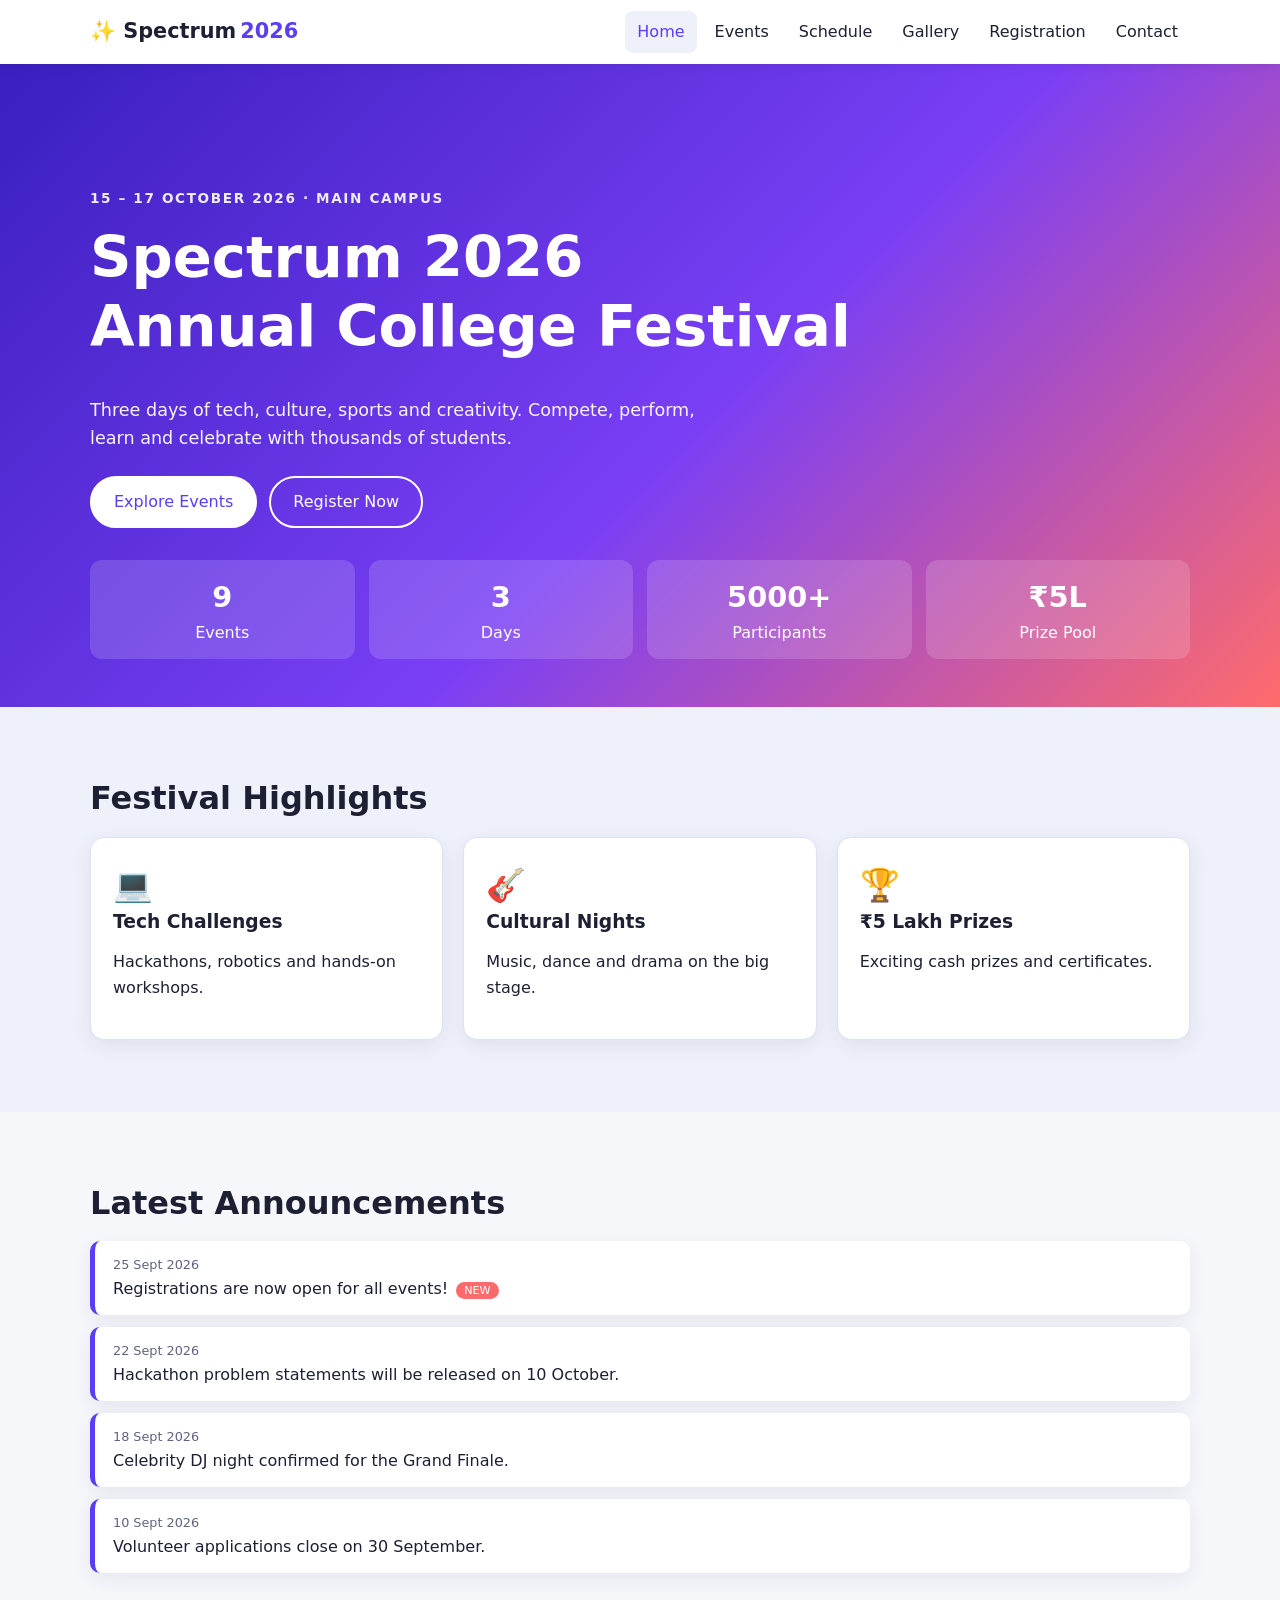
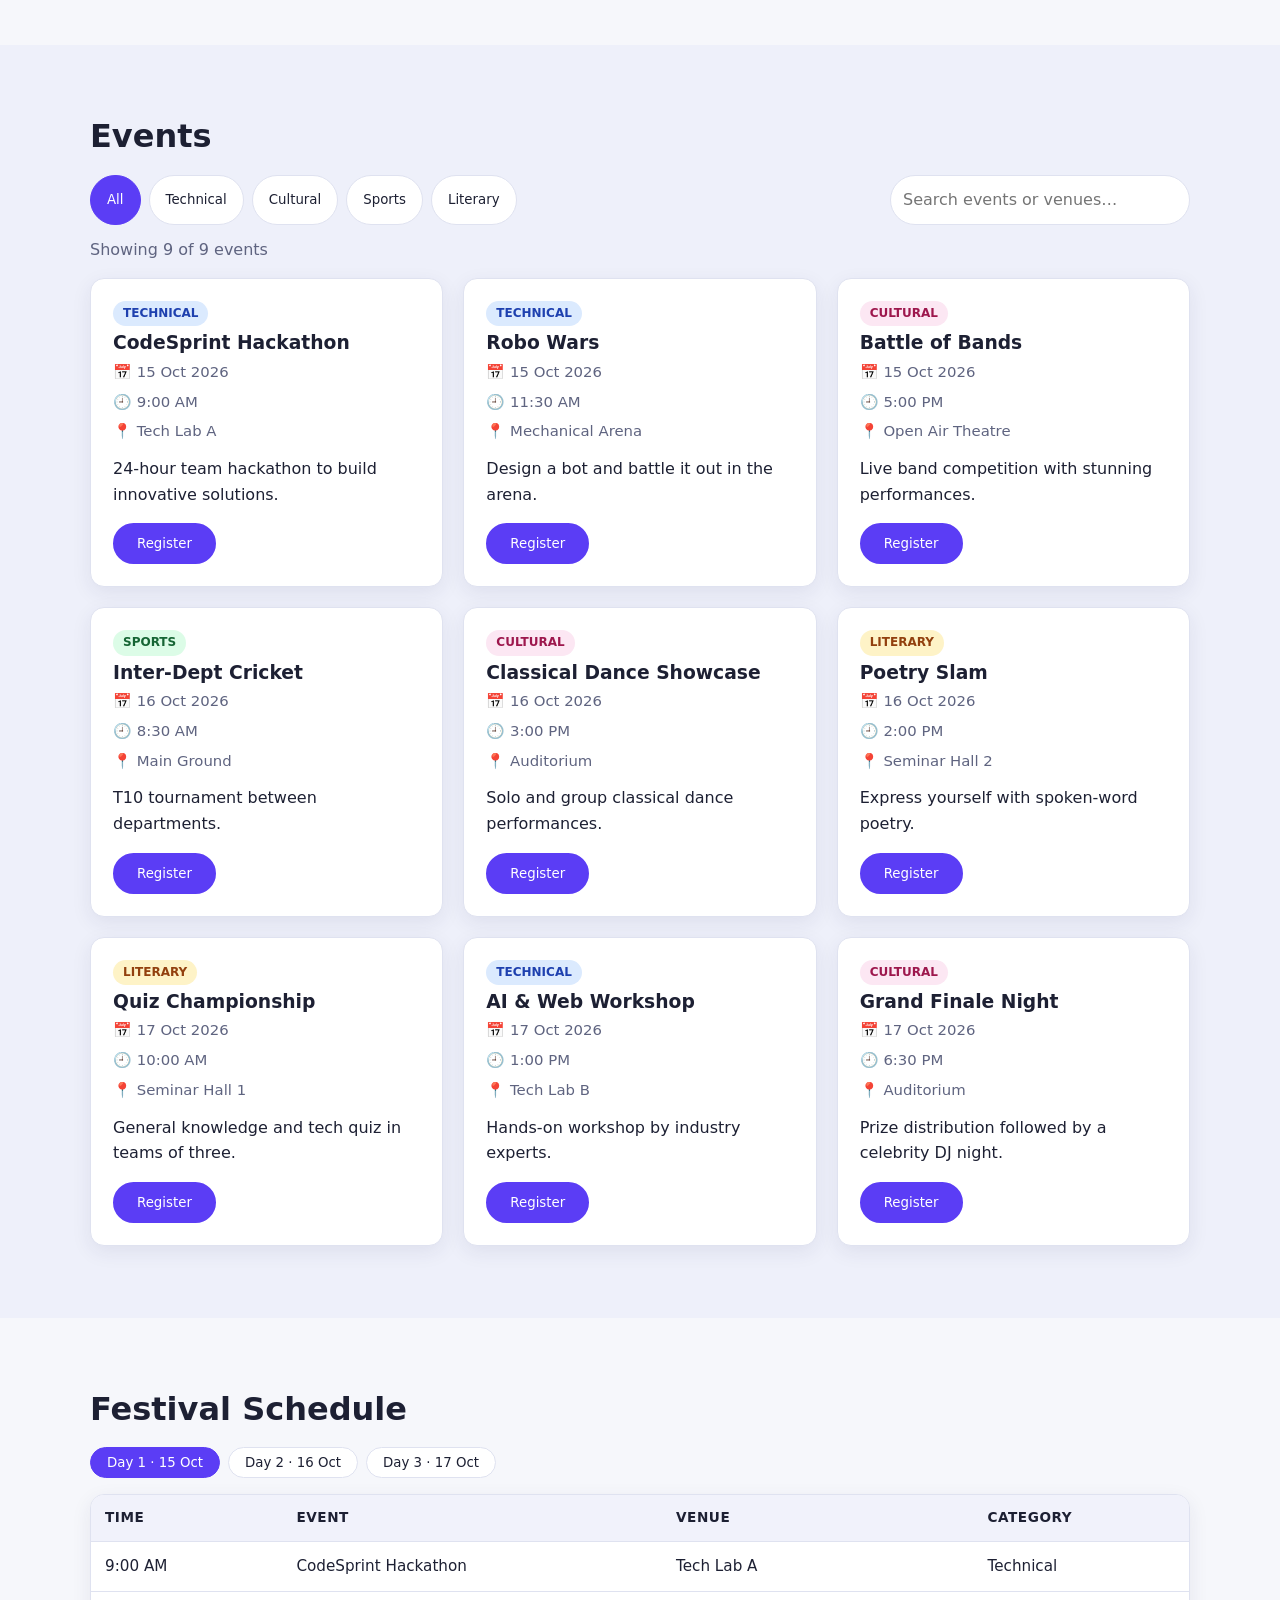
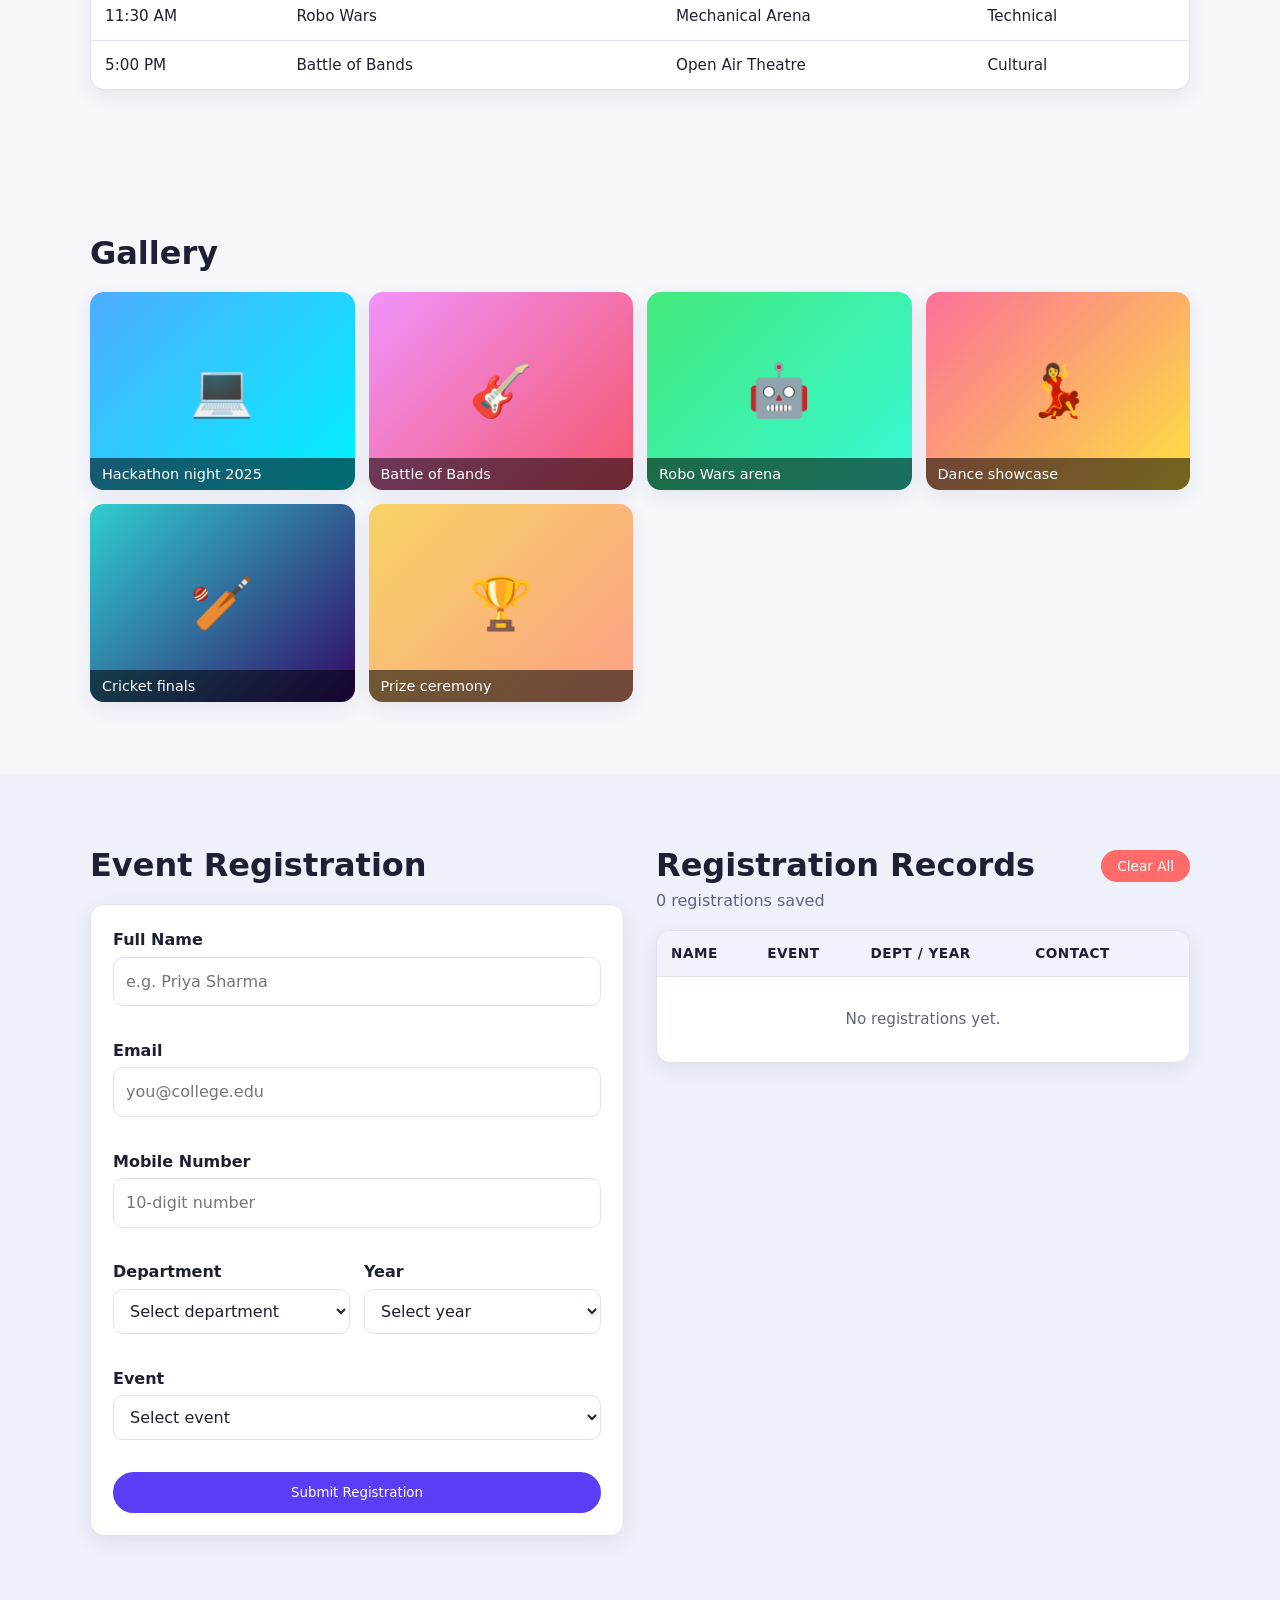
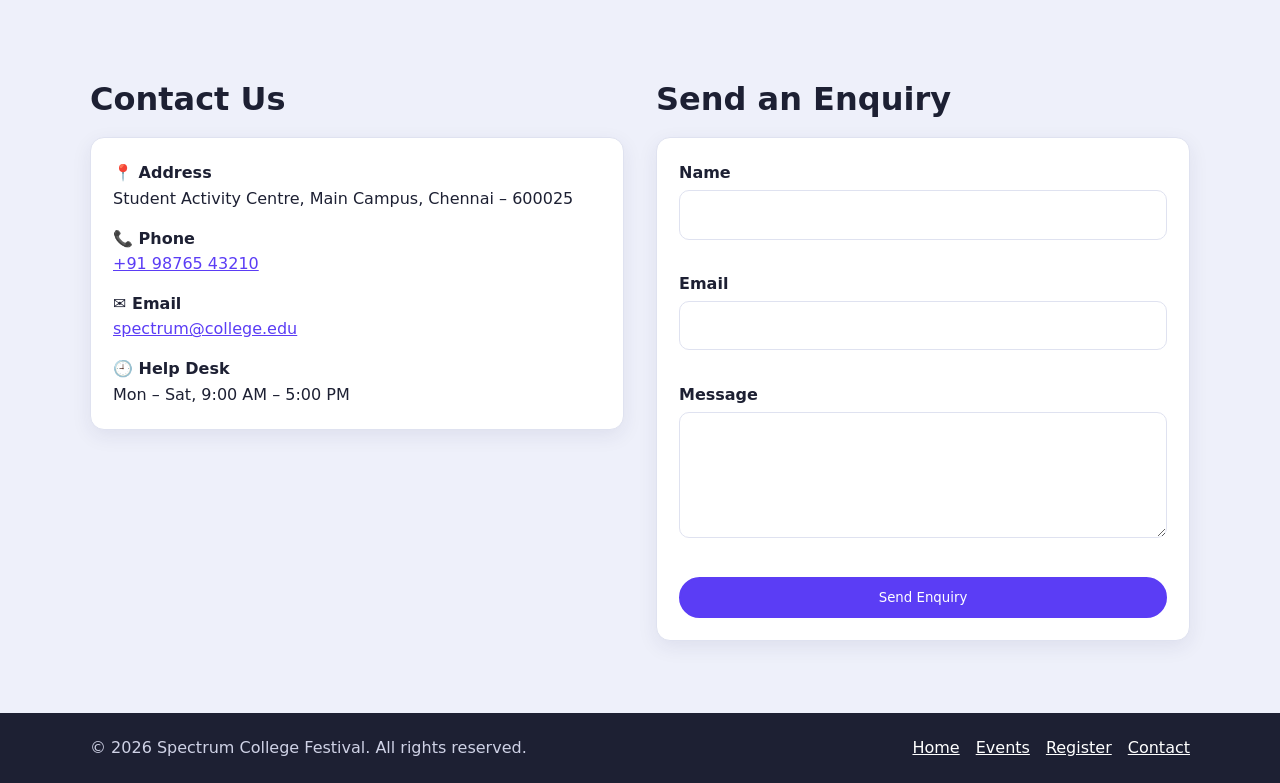
<file: index.html>
<!DOCTYPE html>
<html lang="en">
<head>
<meta charset="UTF-8">
<meta name="viewport" content="width=device-width, initial-scale=1">
<meta name="description" content="Official event portal for Spectrum 2026, the annual college festival.">
<title>Spectrum 2026 | College Event Portal</title>
<link rel="icon" href="data:image/svg+xml,%3Csvg xmlns='http://www.w3.org/2000/svg' viewBox='0 0 100 100'%3E%3Ctext y='.9em' font-size='90'%3E🎉%3C/text%3E%3C/svg%3E">
<style>
:root{--primary:#5b3df5;--primary-d:#4429d1;--accent:#ff6b6b;--bg:#f6f7fb;--alt:#eef0fa;--card:#fff;--text:#1d2033;--muted:#5f6480;--border:#dfe2f0;--ok:#157347;--radius:14px;--shadow:0 6px 20px rgba(40,40,90,.08)}
*,*::before,*::after{box-sizing:border-box}
html{scroll-behavior:smooth;scroll-padding-top:72px}
body{margin:0;min-height:100vh;display:flex;flex-direction:column;font-family:system-ui,-apple-system,"Segoe UI",Roboto,Arial,sans-serif;color:var(--text);background:var(--bg);line-height:1.6;overflow-x:hidden}
main{flex:1}
img,svg{max-width:100%}
a{color:var(--primary)}
h1,h2,h3{line-height:1.2;margin:0 0 .6em}
h2{font-size:clamp(1.5rem,3vw,2rem)}
.container{width:100%;max-width:1140px;margin:0 auto;padding:0 20px}
.sr{position:absolute;width:1px;height:1px;overflow:hidden;clip:rect(0 0 0 0);white-space:nowrap}
.skip{position:absolute;left:-999px;top:0;background:#000;color:#fff;padding:8px 14px;z-index:200}
.skip:focus{left:8px}
:focus-visible{outline:3px solid #ffb703;outline-offset:2px}
.muted{color:var(--muted);margin:.2em 0 1em}
.site-header{position:sticky;top:0;z-index:100;background:#fff;box-shadow:0 2px 10px rgba(0,0,0,.07)}
.nav-bar{display:flex;align-items:center;justify-content:space-between;min-height:64px;position:relative}
.logo{font-weight:800;font-size:1.3rem;text-decoration:none;color:var(--text)}
.logo span{color:var(--primary);margin-left:4px}
.nav{display:flex;gap:6px}
.nav a{text-decoration:none;color:var(--text);padding:8px 12px;border-radius:8px;font-weight:500}
.nav a:hover,.nav a.active{background:var(--alt);color:var(--primary)}
.menu-btn{display:none;background:none;border:0;padding:10px;cursor:pointer}
.menu-btn span{display:block;width:24px;height:3px;background:var(--text);margin:5px 0;border-radius:2px;transition:.25s}
.menu-btn[aria-expanded=true] span:nth-child(1){transform:translateY(8px) rotate(45deg)}
.menu-btn[aria-expanded=true] span:nth-child(2){opacity:0}
.menu-btn[aria-expanded=true] span:nth-child(3){transform:translateY(-8px) rotate(-45deg)}
.hero{background:linear-gradient(135deg,#3a1fbf,#7a3ff5 55%,#ff6b6b);color:#fff;padding:clamp(48px,9vw,110px) 0 48px}
.hero h1{font-size:clamp(2rem,6vw,3.6rem)}
.eyebrow{text-transform:uppercase;letter-spacing:.12em;font-weight:700;font-size:.85rem;opacity:.9}
.lead{max-width:620px;font-size:1.1rem;opacity:.95}
.cta{display:flex;flex-wrap:wrap;gap:12px;margin:24px 0}
.stats{list-style:none;padding:0;margin:32px 0 0;display:grid;grid-template-columns:repeat(auto-fit,minmax(130px,1fr));gap:14px}
.stats li{background:rgba(255,255,255,.15);border-radius:12px;padding:14px;text-align:center}
.stats strong{display:block;font-size:1.8rem}
.btn{display:inline-block;background:var(--primary);color:#fff;border:2px solid var(--primary);padding:11px 22px;border-radius:999px;font:600 1rem inherit;font-family:inherit;text-decoration:none;cursor:pointer;transition:.2s;text-align:center}
.btn:hover{background:var(--primary-d);border-color:var(--primary-d);transform:translateY(-1px)}
.hero .btn:not(.btn-outline){background:#fff;color:var(--primary);border-color:#fff}
.btn-outline{background:transparent;color:#fff;border-color:#fff}
.hero .btn-outline:hover{background:rgba(255,255,255,.2);border-color:#fff}
.btn-danger{background:var(--accent);border-color:var(--accent)}
.btn-danger:hover{background:#e04848;border-color:#e04848}
.btn-sm{padding:6px 14px;font-size:.85rem}
.section{padding:clamp(40px,6vw,72px) 0}
.section.alt{background:var(--alt)}
.grid{display:grid;gap:20px}
.grid.three{grid-template-columns:repeat(auto-fit,minmax(240px,1fr))}
.grid.cards{grid-template-columns:repeat(auto-fill,minmax(270px,1fr))}
.card,.hl{background:var(--card);border-radius:var(--radius);box-shadow:var(--shadow);padding:22px;border:1px solid var(--border)}
.hl .ic{font-size:2rem}
.announce{list-style:none;margin:0;padding:0;display:grid;gap:12px}
.announce li{background:var(--card);border-left:5px solid var(--primary);padding:14px 18px;border-radius:10px;box-shadow:var(--shadow)}
.announce time{display:block;font-size:.8rem;color:var(--muted)}
.announce .new{background:var(--accent);color:#fff;font-size:.7rem;padding:2px 8px;border-radius:99px;margin-left:8px}
.toolbar{display:flex;flex-wrap:wrap;gap:14px;justify-content:space-between;margin-bottom:12px}
.filters,.tabs{display:flex;flex-wrap:wrap;gap:8px}
.chip{background:#fff;border:1px solid var(--border);border-radius:999px;padding:7px 16px;cursor:pointer;font:500 .95rem inherit;font-family:inherit;color:var(--text)}
.chip[aria-pressed=true]{background:var(--primary);color:#fff;border-color:var(--primary)}
.search{flex:0 1 300px;min-width:200px}
.search input{border-radius:999px}
.ev{display:flex;flex-direction:column;gap:6px}
.ev h3{margin:0}
.ev p{margin:0}
.ev .meta{color:var(--muted);font-size:.93rem}
.ev .btn{align-self:flex-start}
.ev .desc{flex:1;margin:6px 0 10px}
.tag{align-self:flex-start;font-size:.75rem;font-weight:700;padding:3px 10px;border-radius:99px;background:#e6e1ff;color:var(--primary-d);text-transform:uppercase}
.tag.Technical{background:#dbeafe;color:#1e40af}.tag.Cultural{background:#fce7f3;color:#9d174d}.tag.Sports{background:#dcfce7;color:#166534}.tag.Literary{background:#fef3c7;color:#92400e}
.empty{grid-column:1/-1;text-align:center;padding:30px;color:var(--muted)}
.table-wrap{position:relative;overflow-x:auto;background:#fff;border-radius:var(--radius);box-shadow:var(--shadow);border:1px solid var(--border)}
table{width:100%;border-collapse:collapse;min-width:460px}
th,td{padding:12px 14px;text-align:left;border-bottom:1px solid var(--border);font-size:.95rem;vertical-align:top;overflow-wrap:anywhere}
th{background:#f1f2fb;font-size:.85rem;text-transform:uppercase;letter-spacing:.04em}
tr:last-child td{border-bottom:0}
.tabs{margin-bottom:16px}
.rec-head{display:flex;justify-content:space-between;align-items:center;gap:10px;flex-wrap:wrap}
.rec-head h2{margin:0}
.two-col{display:grid;grid-template-columns:minmax(0,1fr) minmax(0,1fr);gap:32px;align-items:start}
.form{display:grid;gap:14px}
.row{display:grid;grid-template-columns:1fr 1fr;gap:14px}
.field label{display:block;font-weight:600;margin-bottom:4px}
input,select,textarea{width:100%;padding:11px 12px;border:1.5px solid var(--border);border-radius:10px;font:inherit;background:#fff;color:var(--text)}
input:focus,select:focus,textarea:focus{border-color:var(--primary);outline:none;box-shadow:0 0 0 3px rgba(91,61,245,.2)}
.field.invalid input,.field.invalid select,.field.invalid textarea{border-color:#d62839}
.err{display:block;color:#d62839;min-height:1.1em;font-size:.83rem;margin-top:3px}
.alert{padding:12px 16px;border-radius:10px;margin-bottom:14px;font-weight:500}
.alert[hidden]{display:none}
.alert.ok{background:#d1f2e0;color:var(--ok);border:1px solid #9bdcb8}
.alert.bad{background:#fde2e4;color:#a4161a;border:1px solid #f5b1b6}
.info p{margin:0 0 14px}.info p:last-child{margin:0}
address{font-style:normal}
.gallery{display:grid;grid-template-columns:repeat(auto-fill,minmax(220px,1fr));gap:14px}
.g-item{border:0;padding:0;border-radius:var(--radius);overflow:hidden;cursor:pointer;position:relative;aspect-ratio:4/3;display:flex;align-items:flex-end;box-shadow:var(--shadow);font-family:inherit;text-align:left}
.g-item .emoji{position:absolute;inset:0;display:grid;place-items:center;font-size:3.2rem;transition:.3s}
.g-item:hover .emoji{transform:scale(1.15)}
.g-item .cap{position:relative;width:100%;padding:8px 12px;background:rgba(0,0,0,.55);color:#fff;font-size:.9rem}
dialog{border:0;border-radius:var(--radius);padding:18px;max-width:min(92vw,720px);width:100%;background:#111;color:#fff;overflow:visible}
dialog::backdrop{background:rgba(0,0,0,.75)}
dialog figure{margin:0}
.lb-img{aspect-ratio:4/3;border-radius:10px;display:grid;place-items:center;font-size:clamp(4rem,18vw,8rem)}
figcaption{text-align:center;margin-top:10px}
.lb-close{position:absolute;top:-14px;right:-6px;background:#fff;border:0;width:36px;height:36px;border-radius:50%;cursor:pointer}
.lb-nav{position:absolute;top:50%;transform:translateY(-50%);background:rgba(255,255,255,.9);border:0;width:38px;height:38px;border-radius:50%;font-size:1.5rem;cursor:pointer;line-height:1}
.lb-nav.prev{left:-8px}.lb-nav.next{right:-8px}
.site-footer{background:#1d2033;color:#cfd2e6;padding:22px 0}
.foot{display:flex;flex-wrap:wrap;justify-content:space-between;gap:12px}
.foot p{margin:0}
.foot nav{display:flex;flex-wrap:wrap;gap:16px}
.foot a{color:#fff}
@media(max-width:820px){
 .two-col{grid-template-columns:minmax(0,1fr)}
 .menu-btn{display:block}
 .nav{display:none;position:absolute;top:100%;left:0;right:0;background:#fff;flex-direction:column;padding:10px 16px 16px;box-shadow:0 10px 16px rgba(0,0,0,.1)}
 .nav.open{display:flex}
 .nav a{padding:12px}
}
@media(max-width:520px){.row{grid-template-columns:1fr}.foot{flex-direction:column}.cta .btn,.form .btn{width:100%}.search{flex-basis:100%}}
@media(prefers-reduced-motion:reduce){*{transition:none!important;scroll-behavior:auto!important}}

</style>
</head>
<body>
<a class="skip" href="#main">Skip to content</a>
<header class="site-header">
  <div class="container nav-bar">
    <a href="#home" class="logo">✨ Spectrum<span>2026</span></a>
    <button class="menu-btn" id="menuBtn" aria-expanded="false" aria-controls="navMenu" aria-label="Toggle navigation"><span></span><span></span><span></span></button>
    <nav id="navMenu" class="nav" aria-label="Main navigation">
      <a href="#home">Home</a><a href="#events">Events</a><a href="#schedule">Schedule</a>
      <a href="#gallery">Gallery</a><a href="#register">Registration</a><a href="#contact">Contact</a>
    </nav>
  </div>
</header>

<main id="main">
  <section id="home" class="hero">
    <div class="container">
      <p class="eyebrow">15 – 17 October 2026 · Main Campus</p>
      <h1>Spectrum 2026<br>Annual College Festival</h1>
      <p class="lead">Three days of tech, culture, sports and creativity. Compete, perform, learn and celebrate with thousands of students.</p>
      <div class="cta"><a class="btn" href="#events">Explore Events</a><a class="btn btn-outline" href="#register">Register Now</a></div>
      <ul class="stats" id="stats"></ul>
    </div>
  </section>

  <section class="section alt" aria-labelledby="hl">
    <div class="container">
      <h2 id="hl">Festival Highlights</h2>
      <div class="grid three" id="highlights"></div>
    </div>
  </section>

  <section class="section" aria-labelledby="an">
    <div class="container">
      <h2 id="an">Latest Announcements</h2>
      <ul class="announce" id="announcements" aria-live="polite"></ul>
    </div>
  </section>

  <section id="events" class="section alt" aria-labelledby="ev">
    <div class="container">
      <h2 id="ev">Events</h2>
      <div class="toolbar">
        <div class="filters" id="filters" role="group" aria-label="Filter events by category"></div>
        <label class="search"><span class="sr">Search events</span><input type="search" id="eventSearch" placeholder="Search events or venues…"></label>
      </div>
      <p class="muted" id="eventCount" aria-live="polite"></p>
      <div class="grid cards" id="eventGrid"></div>
    </div>
  </section>

  <section id="schedule" class="section" aria-labelledby="sc">
    <div class="container">
      <h2 id="sc">Festival Schedule</h2>
      <div class="tabs" id="dayTabs" role="group" aria-label="Choose day"></div>
      <div class="table-wrap"><table>
        <caption class="sr">Event schedule for the selected day</caption>
        <thead><tr><th scope="col">Time</th><th scope="col">Event</th><th scope="col">Venue</th><th scope="col">Category</th></tr></thead>
        <tbody id="scheduleBody"></tbody>
      </table></div>
    </div>
  </section>

  <section id="gallery" class="section" aria-labelledby="gl">
    <div class="container">
      <h2 id="gl">Gallery</h2>
      <div class="gallery" id="galleryGrid"></div>
    </div>
  </section>

  <section id="register" class="section alt" aria-labelledby="rg">
    <div class="container two-col">
      <div>
        <h2 id="rg">Event Registration</h2>
        <div id="formStatus" class="alert" role="status" aria-live="polite" hidden></div>
        <form id="regForm" novalidate class="card form">
          <div class="field"><label for="name">Full Name</label><input id="name" name="name" autocomplete="name" placeholder="e.g. Priya Sharma"><small class="err" id="nameErr"></small></div>
          <div class="field"><label for="email">Email</label><input id="email" name="email" type="email" autocomplete="email" placeholder="you@college.edu"><small class="err" id="emailErr"></small></div>
          <div class="field"><label for="mobile">Mobile Number</label><input id="mobile" name="mobile" type="tel" inputmode="numeric" autocomplete="tel" placeholder="10-digit number"><small class="err" id="mobileErr"></small></div>
          <div class="row">
            <div class="field"><label for="department">Department</label><select id="department" name="department"><option value="">Select department</option></select><small class="err" id="departmentErr"></small></div>
            <div class="field"><label for="year">Year</label><select id="year" name="year"><option value="">Select year</option><option>1st Year</option><option>2nd Year</option><option>3rd Year</option><option>4th Year</option></select><small class="err" id="yearErr"></small></div>
          </div>
          <div class="field"><label for="event">Event</label><select id="event" name="event"><option value="">Select event</option></select><small class="err" id="eventErr"></small></div>
          <button class="btn" type="submit">Submit Registration</button>
        </form>
      </div>
      <div>
        <div class="rec-head"><h2>Registration Records</h2><button class="btn btn-danger btn-sm" id="clearAll" type="button">Clear All</button></div>
        <p class="muted" id="recCount" aria-live="polite"></p>
        <div class="table-wrap"><table>
          <caption class="sr">Saved registrations</caption>
          <thead><tr><th scope="col">Name</th><th scope="col">Event</th><th scope="col">Dept / Year</th><th scope="col">Contact</th><th scope="col"><span class="sr">Action</span></th></tr></thead>
          <tbody id="recBody"></tbody>
        </table></div>
      </div>
    </div>
  </section>

  <section id="contact" class="section alt" aria-labelledby="ct">
    <div class="container two-col">
      <div>
        <h2 id="ct">Contact Us</h2>
        <address class="card info">
          <p><strong>📍 Address</strong><br>Student Activity Centre, Main Campus, Chennai – 600025</p>
          <p><strong>📞 Phone</strong><br><a href="tel:+919876543210">+91 98765 43210</a></p>
          <p><strong>✉️ Email</strong><br><a href="mailto:spectrum@college.edu">spectrum@college.edu</a></p>
          <p><strong>🕘 Help Desk</strong><br>Mon – Sat, 9:00 AM – 5:00 PM</p>
        </address>
      </div>
      <div>
        <h2>Send an Enquiry</h2>
        <div id="contactStatus" class="alert" role="status" aria-live="polite" hidden></div>
        <form id="contactForm" novalidate class="card form">
          <div class="field"><label for="cName">Name</label><input id="cName" autocomplete="name"><small class="err" id="cNameErr"></small></div>
          <div class="field"><label for="cEmail">Email</label><input id="cEmail" type="email" autocomplete="email"><small class="err" id="cEmailErr"></small></div>
          <div class="field"><label for="cMsg">Message</label><textarea id="cMsg" rows="4"></textarea><small class="err" id="cMsgErr"></small></div>
          <button class="btn" type="submit">Send Enquiry</button>
        </form>
      </div>
    </div>
  </section>
</main>

<footer class="site-footer">
  <div class="container foot">
    <p>© <span id="year-now">2026</span> Spectrum College Festival. All rights reserved.</p>
    <nav aria-label="Footer navigation"><a href="#home">Home</a><a href="#events">Events</a><a href="#register">Register</a><a href="#contact">Contact</a></nav>
  </div>
</footer>

<dialog id="lightbox" aria-label="Image viewer">
  <button class="lb-close" id="lbClose" aria-label="Close">✕</button>
  <button class="lb-nav prev" id="lbPrev" aria-label="Previous image">‹</button>
  <figure><div class="lb-img" id="lbImg" role="img"></div><figcaption id="lbCap"></figcaption></figure>
  <button class="lb-nav next" id="lbNext" aria-label="Next image">›</button>
</dialog>

<script>
/* Static data for the portal */
const PortalData = {
  departments: ['Computer Science','Information Technology','Electronics','Mechanical','Civil','Electrical','Business Administration','Arts & Humanities'],
  events: [
    {id:1,name:'CodeSprint Hackathon',date:'2026-10-15',time:'09:00',venue:'Tech Lab A',category:'Technical',desc:'24-hour team hackathon to build innovative solutions.'},
    {id:2,name:'Robo Wars',date:'2026-10-15',time:'11:30',venue:'Mechanical Arena',category:'Technical',desc:'Design a bot and battle it out in the arena.'},
    {id:3,name:'Battle of Bands',date:'2026-10-15',time:'17:00',venue:'Open Air Theatre',category:'Cultural',desc:'Live band competition with stunning performances.'},
    {id:4,name:'Inter-Dept Cricket',date:'2026-10-16',time:'08:30',venue:'Main Ground',category:'Sports',desc:'T10 tournament between departments.'},
    {id:5,name:'Classical Dance Showcase',date:'2026-10-16',time:'15:00',venue:'Auditorium',category:'Cultural',desc:'Solo and group classical dance performances.'},
    {id:6,name:'Poetry Slam',date:'2026-10-16',time:'14:00',venue:'Seminar Hall 2',category:'Literary',desc:'Express yourself with spoken-word poetry.'},
    {id:7,name:'Quiz Championship',date:'2026-10-17',time:'10:00',venue:'Seminar Hall 1',category:'Literary',desc:'General knowledge and tech quiz in teams of three.'},
    {id:8,name:'AI & Web Workshop',date:'2026-10-17',time:'13:00',venue:'Tech Lab B',category:'Technical',desc:'Hands-on workshop by industry experts.'},
    {id:9,name:'Grand Finale Night',date:'2026-10-17',time:'18:30',venue:'Auditorium',category:'Cultural',desc:'Prize distribution followed by a celebrity DJ night.'}
  ],
  highlights: [
    {ic:'💻',t:'Tech Challenges',d:'Hackathons, robotics and hands-on workshops.'},
    {ic:'🎸',t:'Cultural Nights',d:'Music, dance and drama on the big stage.'},
    {ic:'🏆',t:'₹5 Lakh Prizes',d:'Exciting cash prizes and certificates.'}
  ],
  announcements: [
    {date:'2026-09-25',text:'Registrations are now open for all events!'},
    {date:'2026-09-22',text:'Hackathon problem statements will be released on 10 October.'},
    {date:'2026-09-18',text:'Celebrity DJ night confirmed for the Grand Finale.'},
    {date:'2026-09-10',text:'Volunteer applications close on 30 September.'}
  ],
  gallery: [
    {c:'Hackathon night 2025',e:'💻',g:['#4facfe','#00f2fe']},
    {c:'Battle of Bands',e:'🎸',g:['#f093fb','#f5576c']},
    {c:'Robo Wars arena',e:'🤖',g:['#43e97b','#38f9d7']},
    {c:'Dance showcase',e:'💃',g:['#fa709a','#fee140']},
    {c:'Cricket finals',e:'🏏',g:['#30cfd0','#330867']},
    {c:'Prize ceremony',e:'🏆',g:['#f6d365','#fda085']}
  ]
};

</script>
<script>
/* Shared helpers: storage, DOM, validation */
const Utils = {
  $: (s, r = document) => r.querySelector(s),
  $$: (s, r = document) => [...r.querySelectorAll(s)],
  el(tag, cls, text) { const n = document.createElement(tag); if (cls) n.className = cls; if (text != null) n.textContent = text; return n; },
  load(key) { try { return JSON.parse(localStorage.getItem(key)) || []; } catch (e) { return []; } },
  save(key, val) { try { localStorage.setItem(key, JSON.stringify(val)); return true; } catch (e) { return false; } },
  fmtDate(iso, long) { return new Date(iso + 'T00:00:00').toLocaleDateString('en-IN', long ? {weekday:'long',day:'numeric',month:'long'} : {day:'numeric',month:'short',year:'numeric'}); },
  fmtTime(t) { const [h, m] = t.split(':').map(Number); return `${h % 12 || 12}:${String(m).padStart(2, '0')} ${h < 12 ? 'AM' : 'PM'}`; },
  rules: {
    name: v => !v ? 'Name is required.' : !/^[A-Za-z][A-Za-z .'-]{1,49}$/.test(v) ? 'Enter a valid name (letters only, 2–50 characters).' : '',
    email: v => !v ? 'Email is required.' : !/^[^\s@]+@[^\s@]+\.[^\s@]{2,}$/.test(v) ? 'Enter a valid email address.' : '',
    mobile: v => !v ? 'Mobile number is required.' : !/^[6-9]\d{9}$/.test(v) ? 'Enter a valid 10-digit mobile number starting with 6–9.' : '',
    required: label => v => v ? '' : `Please select ${label}.`,
    message: v => !v ? 'Message is required.' : v.length < 10 ? 'Message must be at least 10 characters.' : ''
  },
  /* validate: {fieldId: [rule, errorElementId]} -> values object, or null when invalid */
  validate(map) {
    let ok = true, first = null; const vals = {};
    for (const [id, [rule, errId]] of Object.entries(map)) {
      const input = Utils.$('#' + id), v = input.value.trim(), msg = rule(v);
      Utils.$('#' + errId).textContent = msg;
      input.closest('.field').classList.toggle('invalid', !!msg);
      input.setAttribute('aria-invalid', String(!!msg));
      if (msg) { ok = false; first = first || input; }
      vals[id] = v;
    }
    if (first) first.focus();
    return ok ? vals : null;
  },
  status(node, msg, type) { node.textContent = msg; node.className = 'alert ' + type; node.hidden = false; },
  clearErrors(form) { Utils.$$('.field', form).forEach(f => f.classList.remove('invalid')); Utils.$$('.err', form).forEach(e => e.textContent = ''); }
};

</script>
<script>
/* Main application: each feature is its own module */
const REG_KEY = 'spectrum_registrations', ENQ_KEY = 'spectrum_enquiries';
const { $, $$, el, load, save } = Utils;
const { events, departments } = PortalData;

const Nav = { init() {
  const btn = $('#menuBtn'), menu = $('#navMenu');
  const set = open => { menu.classList.toggle('open', open); btn.setAttribute('aria-expanded', String(open)); };
  btn.addEventListener('click', () => set(!menu.classList.contains('open')));
  menu.addEventListener('click', e => { if (e.target.tagName === 'A') set(false); });
  document.addEventListener('keydown', e => { if (e.key === 'Escape') set(false); });
  window.addEventListener('resize', () => { if (innerWidth > 820) set(false); });
  if ('IntersectionObserver' in window) {
    const links = $$('.nav a'), obs = new IntersectionObserver(es => es.forEach(en => {
      if (en.isIntersecting) links.forEach(a => a.classList.toggle('active', a.getAttribute('href') === '#' + en.target.id));
    }), { rootMargin: '-40% 0px -55% 0px' });
    $$('main section[id]').forEach(s => obs.observe(s));
  }
  $('#year-now').textContent = new Date().getFullYear();
}};

const Home = { init() {
  const days = new Set(events.map(e => e.date)).size;
  [[events.length, 'Events'], [days, 'Days'], ['5000+', 'Participants'], ['₹5L', 'Prize Pool']].forEach(([n, l]) => {
    const li = el('li'); li.append(el('strong', '', n), l); $('#stats').append(li);
  });
  PortalData.highlights.forEach(h => {
    const d = el('div', 'hl'); d.append(el('div', 'ic', h.ic), el('h3', '', h.t), el('p', '', h.d)); $('#highlights').append(d);
  });
  [...PortalData.announcements].sort((a, b) => b.date.localeCompare(a.date)).forEach((a, i) => {
    const li = el('li'), t = el('time', '', Utils.fmtDate(a.date)); t.dateTime = a.date;
    const p = el('span', '', a.text); if (i === 0) p.append(el('span', 'new', 'NEW'));
    li.append(t, p); $('#announcements').append(li);
  });
}};

const Events = {
  cat: 'All',
  init() {
    ['All', ...new Set(events.map(e => e.category))].forEach(c => {
      const b = el('button', 'chip', c); b.type = 'button'; b.setAttribute('aria-pressed', String(c === 'All'));
      b.addEventListener('click', () => { this.cat = c; $$('.chip', $('#filters')).forEach(x => x.setAttribute('aria-pressed', String(x === b))); this.render(); });
      $('#filters').append(b);
    });
    $('#eventSearch').addEventListener('input', () => this.render());
    events.forEach(e => $('#event').append(new Option(`${e.name} (${Utils.fmtDate(e.date)})`, e.name)));
    this.render();
  },
  render() {
    const q = $('#eventSearch').value.trim().toLowerCase(), grid = $('#eventGrid'); grid.replaceChildren();
    const list = events.filter(e => (this.cat === 'All' || e.category === this.cat) && `${e.name} ${e.venue} ${e.category}`.toLowerCase().includes(q));
    $('#eventCount').textContent = `Showing ${list.length} of ${events.length} events`;
    if (!list.length) grid.append(el('p', 'empty', 'No events match your filter.'));
    list.forEach(e => {
      const c = el('article', 'card ev'), btn = el('button', 'btn', 'Register'); btn.type = 'button';
      btn.setAttribute('aria-label', 'Register for ' + e.name);
      btn.addEventListener('click', () => Register.choose(e.name));
      c.append(el('span', 'tag ' + e.category, e.category), el('h3', '', e.name),
        el('p', 'meta', `📅 ${Utils.fmtDate(e.date)}`), el('p', 'meta', `🕘 ${Utils.fmtTime(e.time)}`), el('p', 'meta', `📍 ${e.venue}`),
        el('p', 'desc', e.desc), btn);
      grid.append(c);
    });
  }
};

const Schedule = {
  init() {
    const dates = [...new Set(events.map(e => e.date))].sort(), tabs = $('#dayTabs');
    dates.forEach((d, i) => {
      const b = el('button', 'chip', `Day ${i + 1} · ${new Date(d + 'T00:00:00').toLocaleDateString('en-IN', { day: 'numeric', month: 'short' })}`); b.type = 'button';
      b.setAttribute('aria-pressed', String(i === 0));
      b.addEventListener('click', () => { $$('.chip', tabs).forEach(x => x.setAttribute('aria-pressed', String(x === b))); this.render(d); });
      tabs.append(b);
    });
    this.render(dates[0]);
  },
  render(date) {
    const body = $('#scheduleBody'); body.replaceChildren();
    events.filter(e => e.date === date).sort((a, b) => a.time.localeCompare(b.time)).forEach(e => {
      const tr = el('tr'); [Utils.fmtTime(e.time), e.name, e.venue, e.category].forEach(t => tr.append(el('td', '', t))); body.append(tr);
    });
  }
};

const Register = {
  init() {
    departments.forEach(d => $('#department').append(new Option(d, d)));
    this.form = $('#regForm');
    this.form.addEventListener('submit', e => { e.preventDefault(); this.submit(); });
    this.form.addEventListener('input', e => { const f = e.target.closest('.field'); if (f) { f.classList.remove('invalid'); $('.err', f).textContent = ''; } });
    $('#clearAll').addEventListener('click', () => {
      if (!load(REG_KEY).length) return Utils.status($('#formStatus'), 'There are no records to clear.', 'bad');
      if (confirm('Delete ALL registration records?')) { save(REG_KEY, []); this.render(); Utils.status($('#formStatus'), 'All records cleared.', 'ok'); }
    });
    this.render();
  },
  choose(name) {
    $('#event').value = name;
    $('#register').scrollIntoView({ behavior: 'smooth' });
    setTimeout(() => $('#name').focus({ preventScroll: true }), 500);
    Utils.status($('#formStatus'), `"${name}" selected. Fill in your details to register.`, 'ok');
  },
  submit() {
    const r = Utils.rules, st = $('#formStatus');
    const v = Utils.validate({
      name: [r.name, 'nameErr'], email: [r.email, 'emailErr'], mobile: [r.mobile, 'mobileErr'],
      department: [r.required('a department'), 'departmentErr'], year: [r.required('your year'), 'yearErr'], event: [r.required('an event'), 'eventErr']
    });
    if (!v) return Utils.status(st, 'Please fix the highlighted errors and try again.', 'bad');
    const list = load(REG_KEY);
    if (list.some(x => x.email.toLowerCase() === v.email.toLowerCase() && x.event === v.event))
      return Utils.status(st, 'This email is already registered for that event.', 'bad');
    list.push({ id: Date.now(), ...v, at: new Date().toISOString() });
    if (!save(REG_KEY, list)) return Utils.status(st, 'Could not save (browser storage unavailable).', 'bad');
    Utils.status(st, `🎉 Thank you, ${v.name}! You are registered for ${v.event}.`, 'ok');
    this.form.reset(); Utils.clearErrors(this.form); this.render();
  },
  render() {
    const list = load(REG_KEY), body = $('#recBody'); body.replaceChildren();
    $('#recCount').textContent = `${list.length} registration${list.length === 1 ? '' : 's'} saved`;
    if (!list.length) { const tr = el('tr'), td = el('td', 'empty', 'No registrations yet.'); td.colSpan = 5; tr.append(td); body.append(tr); return; }
    list.forEach(x => {
      const tr = el('tr'), act = el('td'), del = el('button', 'btn btn-danger btn-sm', 'Delete'); del.type = 'button';
      del.setAttribute('aria-label', `Delete registration of ${x.name}`);
      del.addEventListener('click', () => { save(REG_KEY, load(REG_KEY).filter(r => r.id !== x.id)); this.render(); Utils.status($('#formStatus'), 'Registration deleted.', 'ok'); });
      act.append(del);
      [x.name, x.event, `${x.department} / ${x.year}`, `${x.email} · ${x.mobile}`].forEach(t => tr.append(el('td', '', t)));
      tr.append(act); body.append(tr);
    });
  }
};

const Gallery = {
  i: 0,
  init() {
    this.dlg = $('#lightbox');
    PortalData.gallery.forEach((g, i) => {
      const b = el('button', 'g-item'); b.type = 'button'; b.style.background = `linear-gradient(135deg,${g.g[0]},${g.g[1]})`;
      b.setAttribute('aria-label', 'Open image: ' + g.c);
      b.append(el('span', 'emoji', g.e), el('span', 'cap', g.c));
      b.addEventListener('click', () => this.open(i)); $('#galleryGrid').append(b);
    });
    $('#lbClose').addEventListener('click', () => this.dlg.close());
    $('#lbPrev').addEventListener('click', () => this.show(this.i - 1));
    $('#lbNext').addEventListener('click', () => this.show(this.i + 1));
    this.dlg.addEventListener('click', e => { if (e.target === this.dlg) this.dlg.close(); });
    this.dlg.addEventListener('keydown', e => { if (e.key === 'ArrowLeft') this.show(this.i - 1); if (e.key === 'ArrowRight') this.show(this.i + 1); });
  },
  open(i) { this.show(i); if (!this.dlg.open) this.dlg.showModal(); },
  show(i) {
    const n = PortalData.gallery.length; this.i = (i + n) % n; const g = PortalData.gallery[this.i], img = $('#lbImg');
    img.style.background = `linear-gradient(135deg,${g.g[0]},${g.g[1]})`; img.textContent = g.e; img.setAttribute('aria-label', g.c);
    $('#lbCap').textContent = `${g.c} (${this.i + 1}/${n})`;
  }
};

const Contact = { init() {
  const form = $('#contactForm'), r = Utils.rules;
  form.addEventListener('input', e => { const f = e.target.closest('.field'); f.classList.remove('invalid'); $('.err', f).textContent = ''; });
  form.addEventListener('submit', e => {
    e.preventDefault();
    const v = Utils.validate({ cName: [r.name, 'cNameErr'], cEmail: [r.email, 'cEmailErr'], cMsg: [r.message, 'cMsgErr'] }), st = $('#contactStatus');
    if (!v) return Utils.status(st, 'Please correct the errors below.', 'bad');
    const list = load(ENQ_KEY); list.push({ name: v.cName, email: v.cEmail, message: v.cMsg, at: new Date().toISOString() }); save(ENQ_KEY, list);
    Utils.status(st, `Thanks ${v.cName}! Your enquiry has been sent. We'll reply soon.`, 'ok');
    form.reset(); Utils.clearErrors(form);
  });
}};

document.addEventListener('DOMContentLoaded', () => [Nav, Home, Events, Schedule, Register, Gallery, Contact].forEach(m => m.init()));

</script>
</body>
</html>
</file>
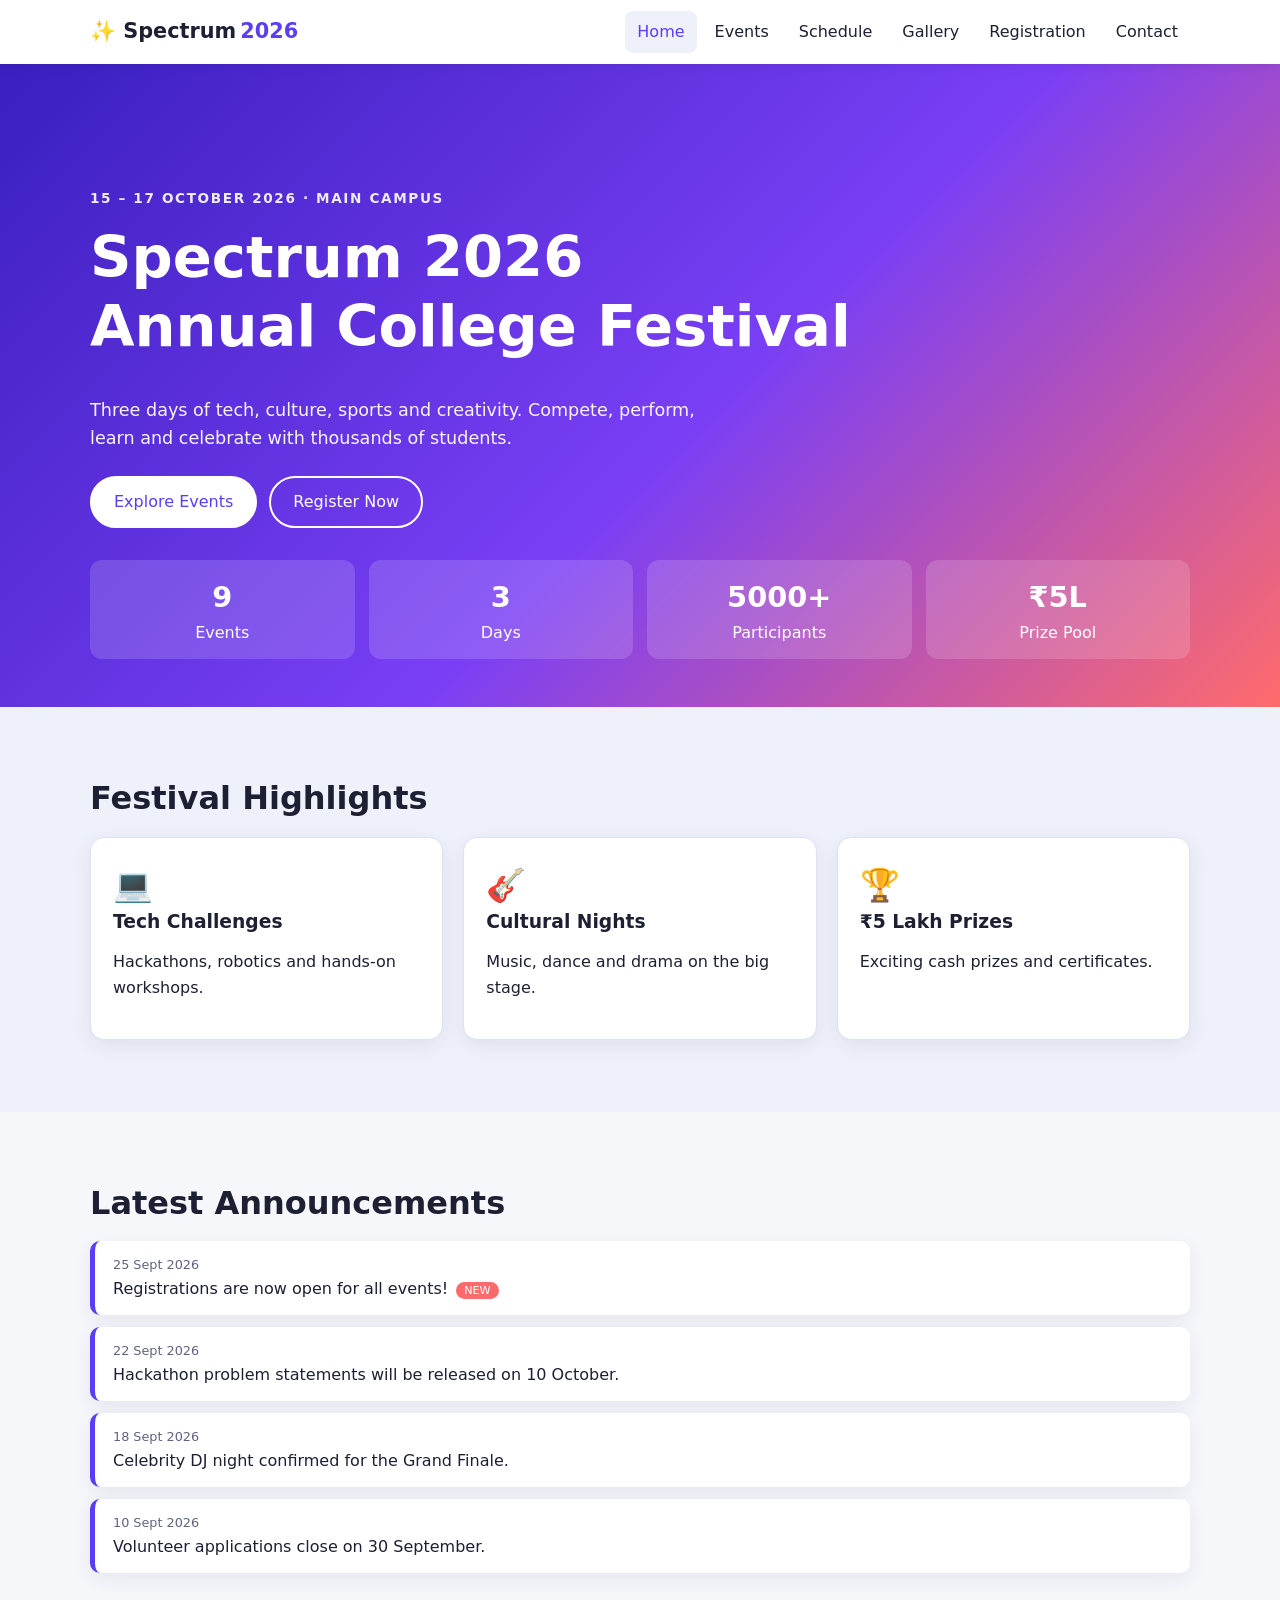
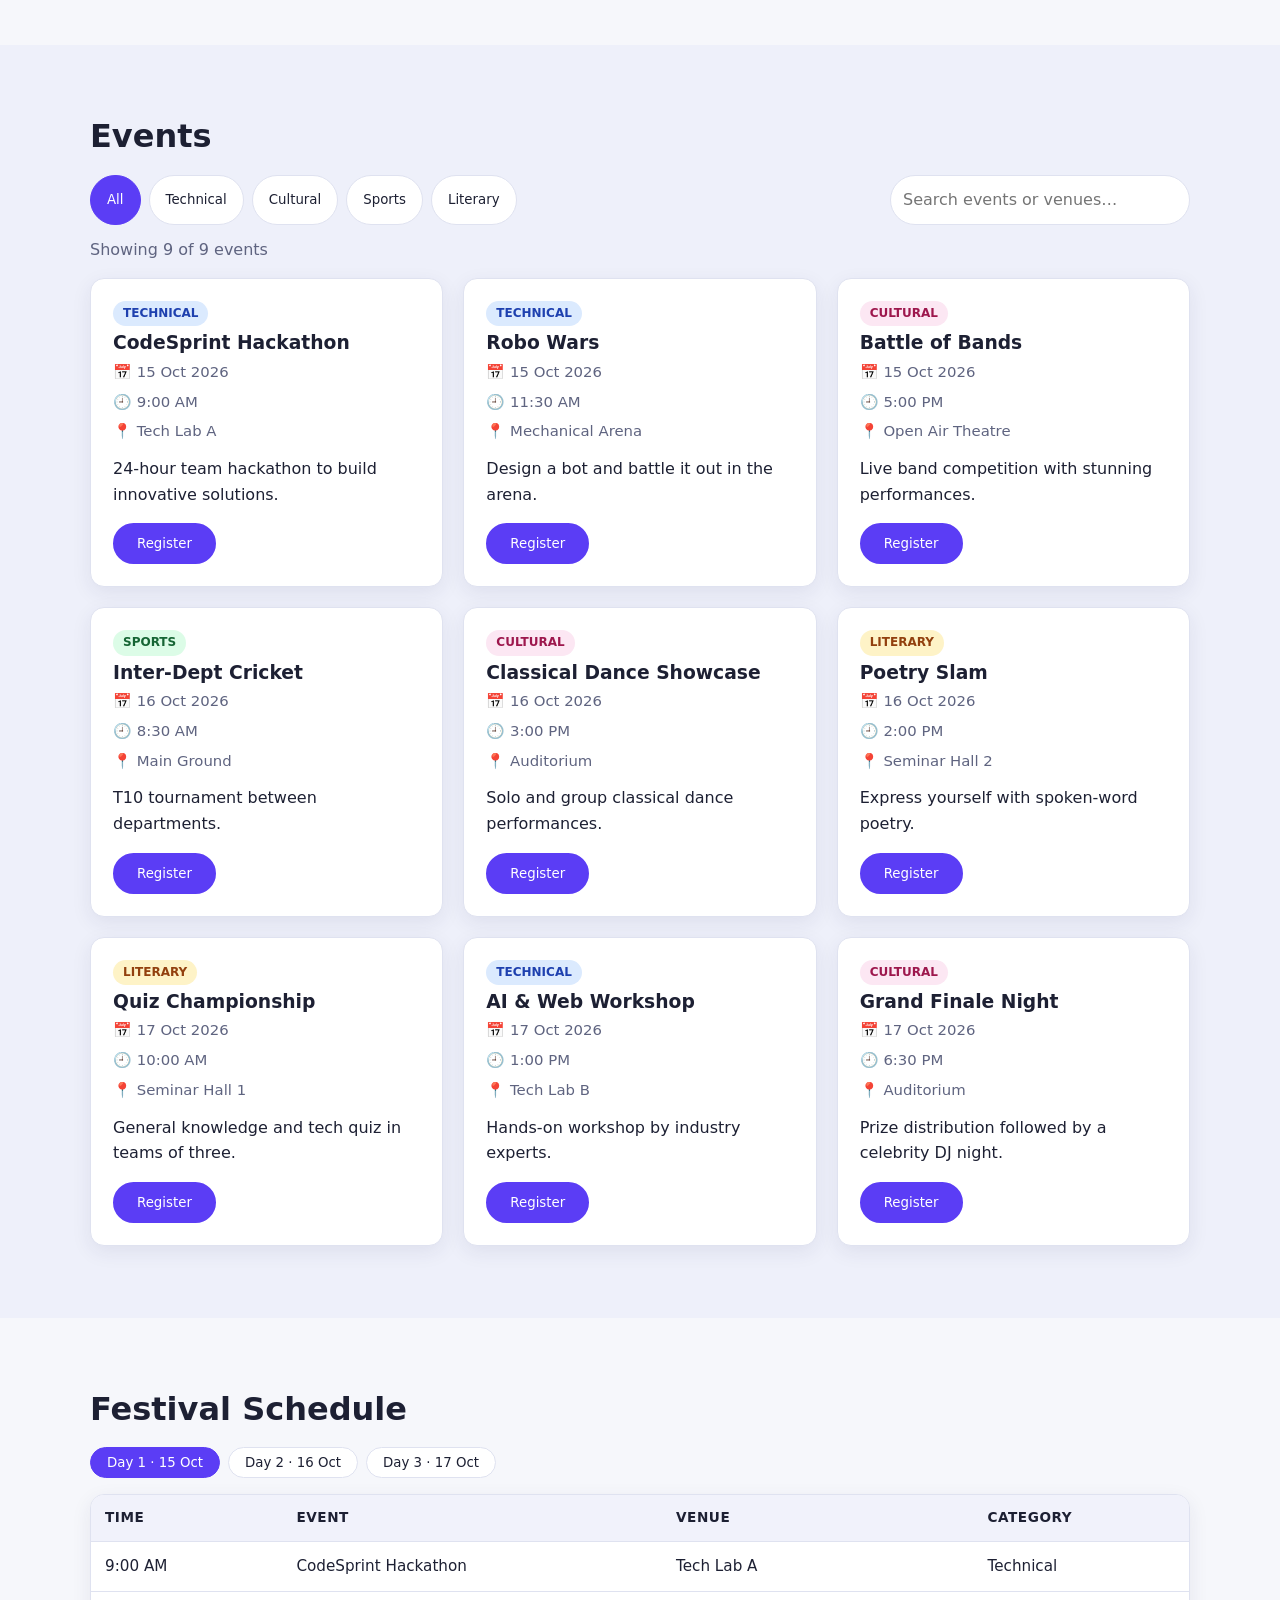
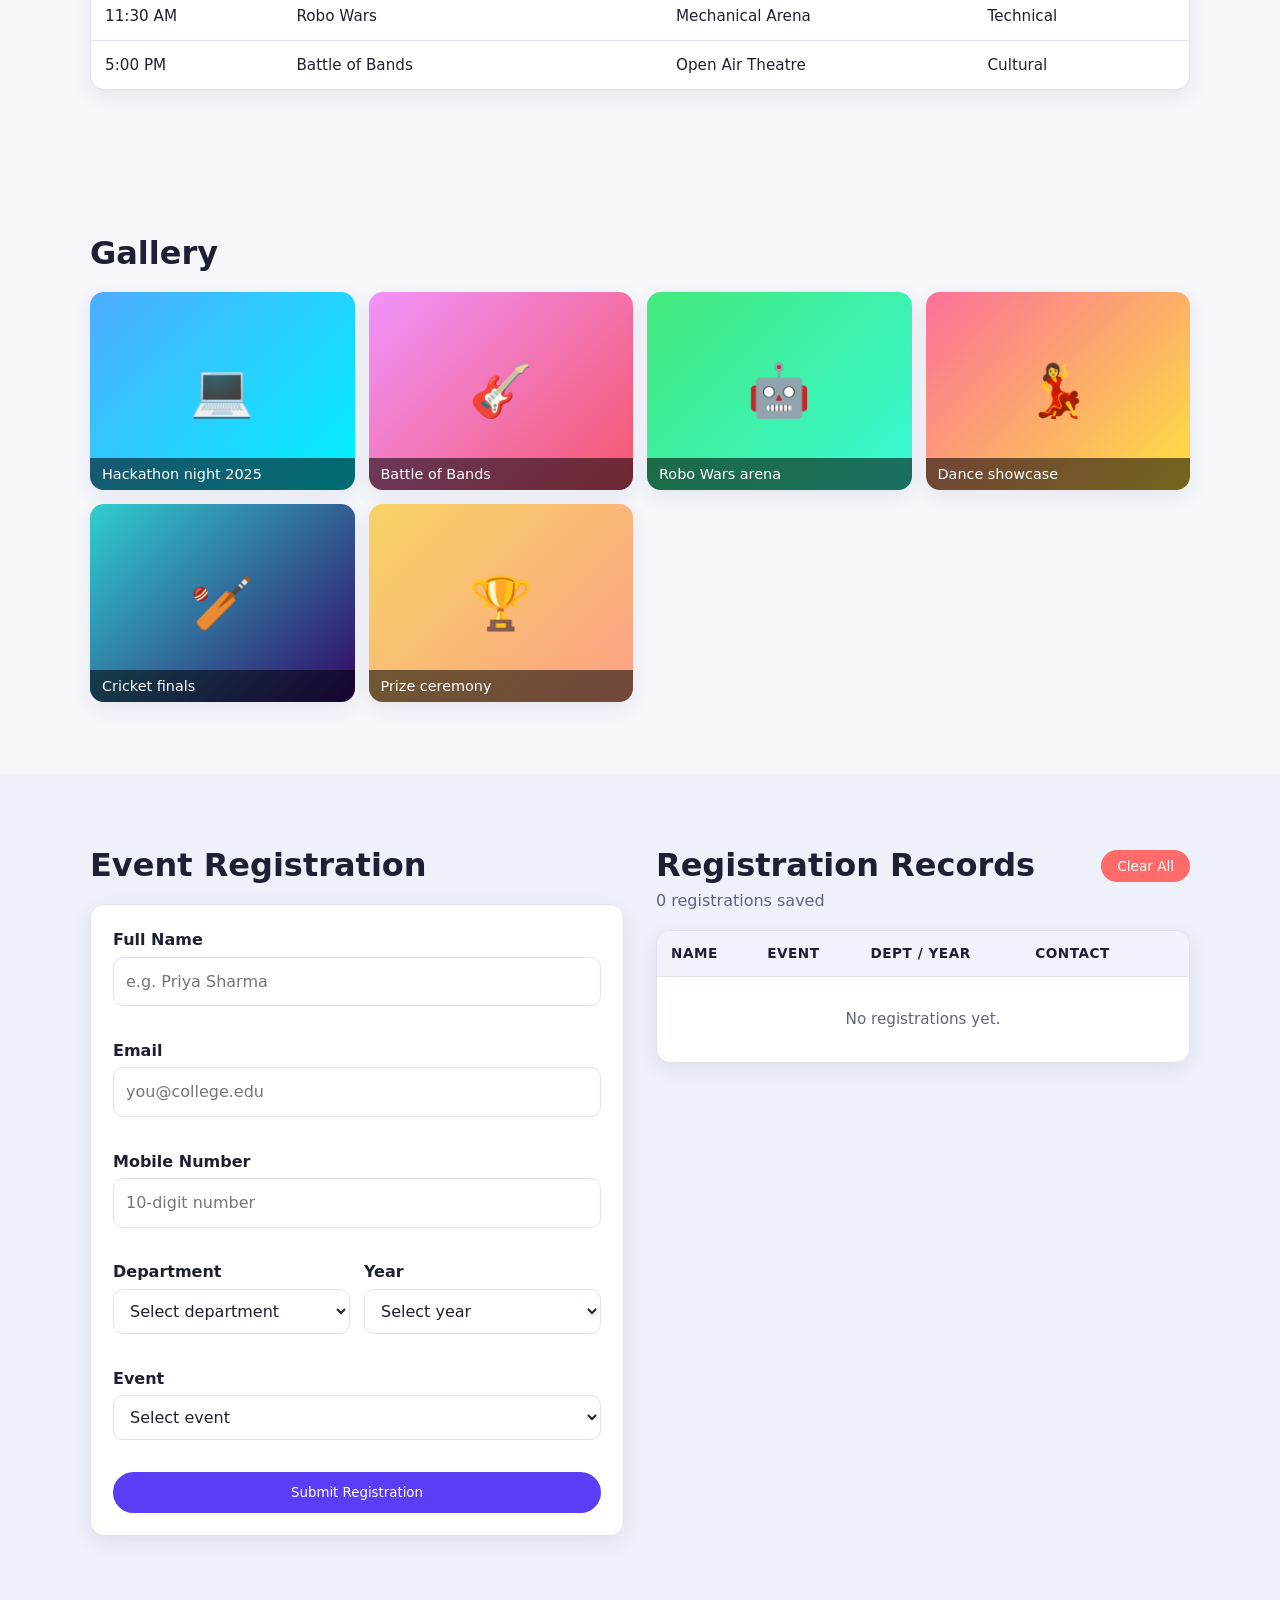
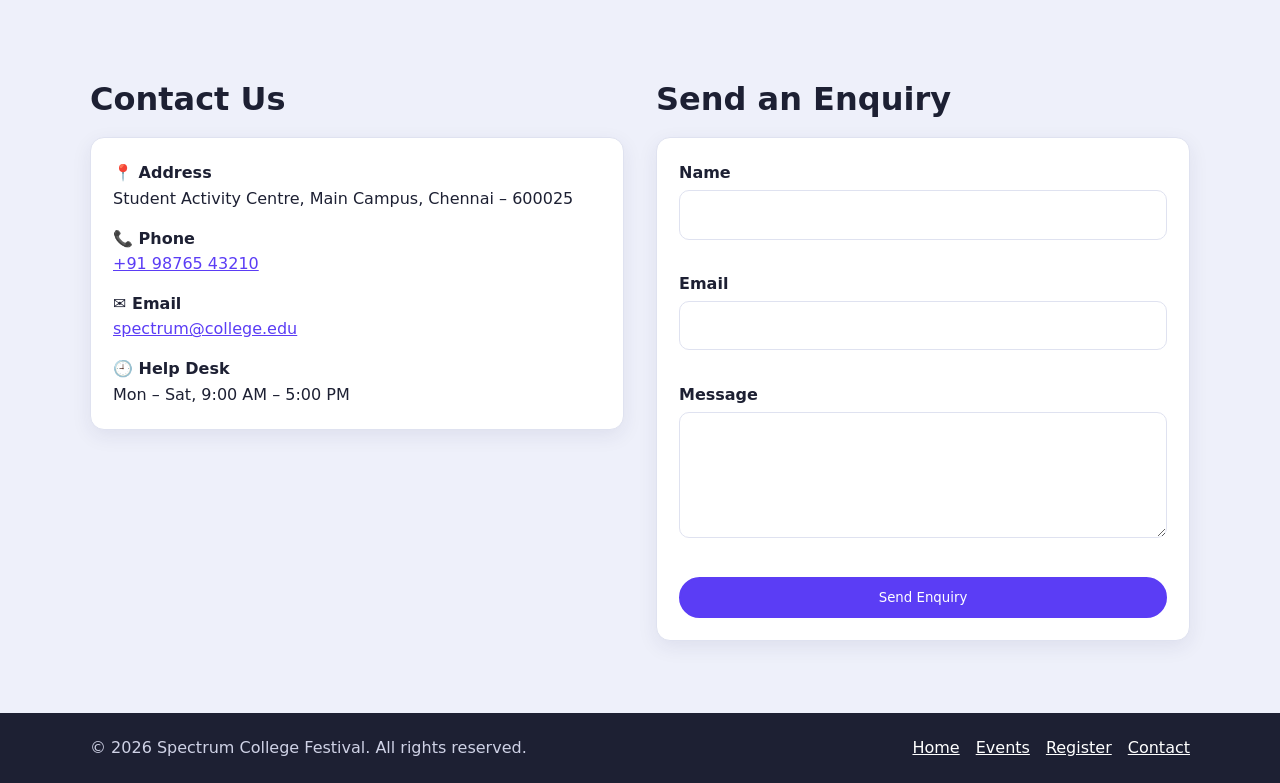
<file: template.html>
<!DOCTYPE html>
<html lang="en">
<head>
<meta charset="UTF-8">
<meta name="viewport" content="width=device-width, initial-scale=1">
<meta name="description" content="Official event portal for Spectrum 2026, the annual college festival.">
<title>Spectrum 2026 | College Event Portal</title>
<link rel="icon" href="data:image/svg+xml,%3Csvg xmlns='http://www.w3.org/2000/svg' viewBox='0 0 100 100'%3E%3Ctext y='.9em' font-size='90'%3E🎉%3C/text%3E%3C/svg%3E">
<link rel="stylesheet" href="css/style.css">
</head>
<body>
<a class="skip" href="#main">Skip to content</a>
<header class="site-header">
  <div class="container nav-bar">
    <a href="#home" class="logo">✨ Spectrum<span>2026</span></a>
    <button class="menu-btn" id="menuBtn" aria-expanded="false" aria-controls="navMenu" aria-label="Toggle navigation"><span></span><span></span><span></span></button>
    <nav id="navMenu" class="nav" aria-label="Main navigation">
      <a href="#home">Home</a><a href="#events">Events</a><a href="#schedule">Schedule</a>
      <a href="#gallery">Gallery</a><a href="#register">Registration</a><a href="#contact">Contact</a>
    </nav>
  </div>
</header>

<main id="main">
  <section id="home" class="hero">
    <div class="container">
      <p class="eyebrow">15 – 17 October 2026 · Main Campus</p>
      <h1>Spectrum 2026<br>Annual College Festival</h1>
      <p class="lead">Three days of tech, culture, sports and creativity. Compete, perform, learn and celebrate with thousands of students.</p>
      <div class="cta"><a class="btn" href="#events">Explore Events</a><a class="btn btn-outline" href="#register">Register Now</a></div>
      <ul class="stats" id="stats"></ul>
    </div>
  </section>

  <section class="section alt" aria-labelledby="hl">
    <div class="container">
      <h2 id="hl">Festival Highlights</h2>
      <div class="grid three" id="highlights"></div>
    </div>
  </section>

  <section class="section" aria-labelledby="an">
    <div class="container">
      <h2 id="an">Latest Announcements</h2>
      <ul class="announce" id="announcements" aria-live="polite"></ul>
    </div>
  </section>

  <section id="events" class="section alt" aria-labelledby="ev">
    <div class="container">
      <h2 id="ev">Events</h2>
      <div class="toolbar">
        <div class="filters" id="filters" role="group" aria-label="Filter events by category"></div>
        <label class="search"><span class="sr">Search events</span><input type="search" id="eventSearch" placeholder="Search events or venues…"></label>
      </div>
      <p class="muted" id="eventCount" aria-live="polite"></p>
      <div class="grid cards" id="eventGrid"></div>
    </div>
  </section>

  <section id="schedule" class="section" aria-labelledby="sc">
    <div class="container">
      <h2 id="sc">Festival Schedule</h2>
      <div class="tabs" id="dayTabs" role="group" aria-label="Choose day"></div>
      <div class="table-wrap"><table>
        <caption class="sr">Event schedule for the selected day</caption>
        <thead><tr><th scope="col">Time</th><th scope="col">Event</th><th scope="col">Venue</th><th scope="col">Category</th></tr></thead>
        <tbody id="scheduleBody"></tbody>
      </table></div>
    </div>
  </section>

  <section id="gallery" class="section" aria-labelledby="gl">
    <div class="container">
      <h2 id="gl">Gallery</h2>
      <div class="gallery" id="galleryGrid"></div>
    </div>
  </section>

  <section id="register" class="section alt" aria-labelledby="rg">
    <div class="container two-col">
      <div>
        <h2 id="rg">Event Registration</h2>
        <div id="formStatus" class="alert" role="status" aria-live="polite" hidden></div>
        <form id="regForm" novalidate class="card form">
          <div class="field"><label for="name">Full Name</label><input id="name" name="name" autocomplete="name" placeholder="e.g. Priya Sharma"><small class="err" id="nameErr"></small></div>
          <div class="field"><label for="email">Email</label><input id="email" name="email" type="email" autocomplete="email" placeholder="you@college.edu"><small class="err" id="emailErr"></small></div>
          <div class="field"><label for="mobile">Mobile Number</label><input id="mobile" name="mobile" type="tel" inputmode="numeric" autocomplete="tel" placeholder="10-digit number"><small class="err" id="mobileErr"></small></div>
          <div class="row">
            <div class="field"><label for="department">Department</label><select id="department" name="department"><option value="">Select department</option></select><small class="err" id="departmentErr"></small></div>
            <div class="field"><label for="year">Year</label><select id="year" name="year"><option value="">Select year</option><option>1st Year</option><option>2nd Year</option><option>3rd Year</option><option>4th Year</option></select><small class="err" id="yearErr"></small></div>
          </div>
          <div class="field"><label for="event">Event</label><select id="event" name="event"><option value="">Select event</option></select><small class="err" id="eventErr"></small></div>
          <button class="btn" type="submit">Submit Registration</button>
        </form>
      </div>
      <div>
        <div class="rec-head"><h2>Registration Records</h2><button class="btn btn-danger btn-sm" id="clearAll" type="button">Clear All</button></div>
        <p class="muted" id="recCount" aria-live="polite"></p>
        <div class="table-wrap"><table>
          <caption class="sr">Saved registrations</caption>
          <thead><tr><th scope="col">Name</th><th scope="col">Event</th><th scope="col">Dept / Year</th><th scope="col">Contact</th><th scope="col"><span class="sr">Action</span></th></tr></thead>
          <tbody id="recBody"></tbody>
        </table></div>
      </div>
    </div>
  </section>

  <section id="contact" class="section alt" aria-labelledby="ct">
    <div class="container two-col">
      <div>
        <h2 id="ct">Contact Us</h2>
        <address class="card info">
          <p><strong>📍 Address</strong><br>Student Activity Centre, Main Campus, Chennai – 600025</p>
          <p><strong>📞 Phone</strong><br><a href="tel:+919876543210">+91 98765 43210</a></p>
          <p><strong>✉️ Email</strong><br><a href="mailto:spectrum@college.edu">spectrum@college.edu</a></p>
          <p><strong>🕘 Help Desk</strong><br>Mon – Sat, 9:00 AM – 5:00 PM</p>
        </address>
      </div>
      <div>
        <h2>Send an Enquiry</h2>
        <div id="contactStatus" class="alert" role="status" aria-live="polite" hidden></div>
        <form id="contactForm" novalidate class="card form">
          <div class="field"><label for="cName">Name</label><input id="cName" autocomplete="name"><small class="err" id="cNameErr"></small></div>
          <div class="field"><label for="cEmail">Email</label><input id="cEmail" type="email" autocomplete="email"><small class="err" id="cEmailErr"></small></div>
          <div class="field"><label for="cMsg">Message</label><textarea id="cMsg" rows="4"></textarea><small class="err" id="cMsgErr"></small></div>
          <button class="btn" type="submit">Send Enquiry</button>
        </form>
      </div>
    </div>
  </section>
</main>

<footer class="site-footer">
  <div class="container foot">
    <p>© <span id="year-now">2026</span> Spectrum College Festival. All rights reserved.</p>
    <nav aria-label="Footer navigation"><a href="#home">Home</a><a href="#events">Events</a><a href="#register">Register</a><a href="#contact">Contact</a></nav>
  </div>
</footer>

<dialog id="lightbox" aria-label="Image viewer">
  <button class="lb-close" id="lbClose" aria-label="Close">✕</button>
  <button class="lb-nav prev" id="lbPrev" aria-label="Previous image">‹</button>
  <figure><div class="lb-img" id="lbImg" role="img"></div><figcaption id="lbCap"></figcaption></figure>
  <button class="lb-nav next" id="lbNext" aria-label="Next image">›</button>
</dialog>

<script src="js/data.js"></script>
<script src="js/utils.js"></script>
<script src="js/app.js"></script>
</body>
</html>
</file>
<file: css/style.css>
:root{--primary:#5b3df5;--primary-d:#4429d1;--accent:#ff6b6b;--bg:#f6f7fb;--alt:#eef0fa;--card:#fff;--text:#1d2033;--muted:#5f6480;--border:#dfe2f0;--ok:#157347;--radius:14px;--shadow:0 6px 20px rgba(40,40,90,.08)}
*,*::before,*::after{box-sizing:border-box}
html{scroll-behavior:smooth;scroll-padding-top:72px}
body{margin:0;min-height:100vh;display:flex;flex-direction:column;font-family:system-ui,-apple-system,"Segoe UI",Roboto,Arial,sans-serif;color:var(--text);background:var(--bg);line-height:1.6;overflow-x:hidden}
main{flex:1}
img,svg{max-width:100%}
a{color:var(--primary)}
h1,h2,h3{line-height:1.2;margin:0 0 .6em}
h2{font-size:clamp(1.5rem,3vw,2rem)}
.container{width:100%;max-width:1140px;margin:0 auto;padding:0 20px}
.sr{position:absolute;width:1px;height:1px;overflow:hidden;clip:rect(0 0 0 0);white-space:nowrap}
.skip{position:absolute;left:-999px;top:0;background:#000;color:#fff;padding:8px 14px;z-index:200}
.skip:focus{left:8px}
:focus-visible{outline:3px solid #ffb703;outline-offset:2px}
.muted{color:var(--muted);margin:.2em 0 1em}
.site-header{position:sticky;top:0;z-index:100;background:#fff;box-shadow:0 2px 10px rgba(0,0,0,.07)}
.nav-bar{display:flex;align-items:center;justify-content:space-between;min-height:64px;position:relative}
.logo{font-weight:800;font-size:1.3rem;text-decoration:none;color:var(--text)}
.logo span{color:var(--primary);margin-left:4px}
.nav{display:flex;gap:6px}
.nav a{text-decoration:none;color:var(--text);padding:8px 12px;border-radius:8px;font-weight:500}
.nav a:hover,.nav a.active{background:var(--alt);color:var(--primary)}
.menu-btn{display:none;background:none;border:0;padding:10px;cursor:pointer}
.menu-btn span{display:block;width:24px;height:3px;background:var(--text);margin:5px 0;border-radius:2px;transition:.25s}
.menu-btn[aria-expanded=true] span:nth-child(1){transform:translateY(8px) rotate(45deg)}
.menu-btn[aria-expanded=true] span:nth-child(2){opacity:0}
.menu-btn[aria-expanded=true] span:nth-child(3){transform:translateY(-8px) rotate(-45deg)}
.hero{background:linear-gradient(135deg,#3a1fbf,#7a3ff5 55%,#ff6b6b);color:#fff;padding:clamp(48px,9vw,110px) 0 48px}
.hero h1{font-size:clamp(2rem,6vw,3.6rem)}
.eyebrow{text-transform:uppercase;letter-spacing:.12em;font-weight:700;font-size:.85rem;opacity:.9}
.lead{max-width:620px;font-size:1.1rem;opacity:.95}
.cta{display:flex;flex-wrap:wrap;gap:12px;margin:24px 0}
.stats{list-style:none;padding:0;margin:32px 0 0;display:grid;grid-template-columns:repeat(auto-fit,minmax(130px,1fr));gap:14px}
.stats li{background:rgba(255,255,255,.15);border-radius:12px;padding:14px;text-align:center}
.stats strong{display:block;font-size:1.8rem}
.btn{display:inline-block;background:var(--primary);color:#fff;border:2px solid var(--primary);padding:11px 22px;border-radius:999px;font:600 1rem inherit;font-family:inherit;text-decoration:none;cursor:pointer;transition:.2s;text-align:center}
.btn:hover{background:var(--primary-d);border-color:var(--primary-d);transform:translateY(-1px)}
.hero .btn:not(.btn-outline){background:#fff;color:var(--primary);border-color:#fff}
.btn-outline{background:transparent;color:#fff;border-color:#fff}
.hero .btn-outline:hover{background:rgba(255,255,255,.2);border-color:#fff}
.btn-danger{background:var(--accent);border-color:var(--accent)}
.btn-danger:hover{background:#e04848;border-color:#e04848}
.btn-sm{padding:6px 14px;font-size:.85rem}
.section{padding:clamp(40px,6vw,72px) 0}
.section.alt{background:var(--alt)}
.grid{display:grid;gap:20px}
.grid.three{grid-template-columns:repeat(auto-fit,minmax(240px,1fr))}
.grid.cards{grid-template-columns:repeat(auto-fill,minmax(270px,1fr))}
.card,.hl{background:var(--card);border-radius:var(--radius);box-shadow:var(--shadow);padding:22px;border:1px solid var(--border)}
.hl .ic{font-size:2rem}
.announce{list-style:none;margin:0;padding:0;display:grid;gap:12px}
.announce li{background:var(--card);border-left:5px solid var(--primary);padding:14px 18px;border-radius:10px;box-shadow:var(--shadow)}
.announce time{display:block;font-size:.8rem;color:var(--muted)}
.announce .new{background:var(--accent);color:#fff;font-size:.7rem;padding:2px 8px;border-radius:99px;margin-left:8px}
.toolbar{display:flex;flex-wrap:wrap;gap:14px;justify-content:space-between;margin-bottom:12px}
.filters,.tabs{display:flex;flex-wrap:wrap;gap:8px}
.chip{background:#fff;border:1px solid var(--border);border-radius:999px;padding:7px 16px;cursor:pointer;font:500 .95rem inherit;font-family:inherit;color:var(--text)}
.chip[aria-pressed=true]{background:var(--primary);color:#fff;border-color:var(--primary)}
.search{flex:0 1 300px;min-width:200px}
.search input{border-radius:999px}
.ev{display:flex;flex-direction:column;gap:6px}
.ev h3{margin:0}
.ev p{margin:0}
.ev .meta{color:var(--muted);font-size:.93rem}
.ev .btn{align-self:flex-start}
.ev .desc{flex:1;margin:6px 0 10px}
.tag{align-self:flex-start;font-size:.75rem;font-weight:700;padding:3px 10px;border-radius:99px;background:#e6e1ff;color:var(--primary-d);text-transform:uppercase}
.tag.Technical{background:#dbeafe;color:#1e40af}.tag.Cultural{background:#fce7f3;color:#9d174d}.tag.Sports{background:#dcfce7;color:#166534}.tag.Literary{background:#fef3c7;color:#92400e}
.empty{grid-column:1/-1;text-align:center;padding:30px;color:var(--muted)}
.table-wrap{position:relative;overflow-x:auto;background:#fff;border-radius:var(--radius);box-shadow:var(--shadow);border:1px solid var(--border)}
table{width:100%;border-collapse:collapse;min-width:460px}
th,td{padding:12px 14px;text-align:left;border-bottom:1px solid var(--border);font-size:.95rem;vertical-align:top;overflow-wrap:anywhere}
th{background:#f1f2fb;font-size:.85rem;text-transform:uppercase;letter-spacing:.04em}
tr:last-child td{border-bottom:0}
.tabs{margin-bottom:16px}
.rec-head{display:flex;justify-content:space-between;align-items:center;gap:10px;flex-wrap:wrap}
.rec-head h2{margin:0}
.two-col{display:grid;grid-template-columns:minmax(0,1fr) minmax(0,1fr);gap:32px;align-items:start}
.form{display:grid;gap:14px}
.row{display:grid;grid-template-columns:1fr 1fr;gap:14px}
.field label{display:block;font-weight:600;margin-bottom:4px}
input,select,textarea{width:100%;padding:11px 12px;border:1.5px solid var(--border);border-radius:10px;font:inherit;background:#fff;color:var(--text)}
input:focus,select:focus,textarea:focus{border-color:var(--primary);outline:none;box-shadow:0 0 0 3px rgba(91,61,245,.2)}
.field.invalid input,.field.invalid select,.field.invalid textarea{border-color:#d62839}
.err{display:block;color:#d62839;min-height:1.1em;font-size:.83rem;margin-top:3px}
.alert{padding:12px 16px;border-radius:10px;margin-bottom:14px;font-weight:500}
.alert[hidden]{display:none}
.alert.ok{background:#d1f2e0;color:var(--ok);border:1px solid #9bdcb8}
.alert.bad{background:#fde2e4;color:#a4161a;border:1px solid #f5b1b6}
.info p{margin:0 0 14px}.info p:last-child{margin:0}
address{font-style:normal}
.gallery{display:grid;grid-template-columns:repeat(auto-fill,minmax(220px,1fr));gap:14px}
.g-item{border:0;padding:0;border-radius:var(--radius);overflow:hidden;cursor:pointer;position:relative;aspect-ratio:4/3;display:flex;align-items:flex-end;box-shadow:var(--shadow);font-family:inherit;text-align:left}
.g-item .emoji{position:absolute;inset:0;display:grid;place-items:center;font-size:3.2rem;transition:.3s}
.g-item:hover .emoji{transform:scale(1.15)}
.g-item .cap{position:relative;width:100%;padding:8px 12px;background:rgba(0,0,0,.55);color:#fff;font-size:.9rem}
dialog{border:0;border-radius:var(--radius);padding:18px;max-width:min(92vw,720px);width:100%;background:#111;color:#fff;overflow:visible}
dialog::backdrop{background:rgba(0,0,0,.75)}
dialog figure{margin:0}
.lb-img{aspect-ratio:4/3;border-radius:10px;display:grid;place-items:center;font-size:clamp(4rem,18vw,8rem)}
figcaption{text-align:center;margin-top:10px}
.lb-close{position:absolute;top:-14px;right:-6px;background:#fff;border:0;width:36px;height:36px;border-radius:50%;cursor:pointer}
.lb-nav{position:absolute;top:50%;transform:translateY(-50%);background:rgba(255,255,255,.9);border:0;width:38px;height:38px;border-radius:50%;font-size:1.5rem;cursor:pointer;line-height:1}
.lb-nav.prev{left:-8px}.lb-nav.next{right:-8px}
.site-footer{background:#1d2033;color:#cfd2e6;padding:22px 0}
.foot{display:flex;flex-wrap:wrap;justify-content:space-between;gap:12px}
.foot p{margin:0}
.foot nav{display:flex;flex-wrap:wrap;gap:16px}
.foot a{color:#fff}
@media(max-width:820px){
 .two-col{grid-template-columns:minmax(0,1fr)}
 .menu-btn{display:block}
 .nav{display:none;position:absolute;top:100%;left:0;right:0;background:#fff;flex-direction:column;padding:10px 16px 16px;box-shadow:0 10px 16px rgba(0,0,0,.1)}
 .nav.open{display:flex}
 .nav a{padding:12px}
}
@media(max-width:520px){.row{grid-template-columns:1fr}.foot{flex-direction:column}.cta .btn,.form .btn{width:100%}.search{flex-basis:100%}}
@media(prefers-reduced-motion:reduce){*{transition:none!important;scroll-behavior:auto!important}}
</file>
